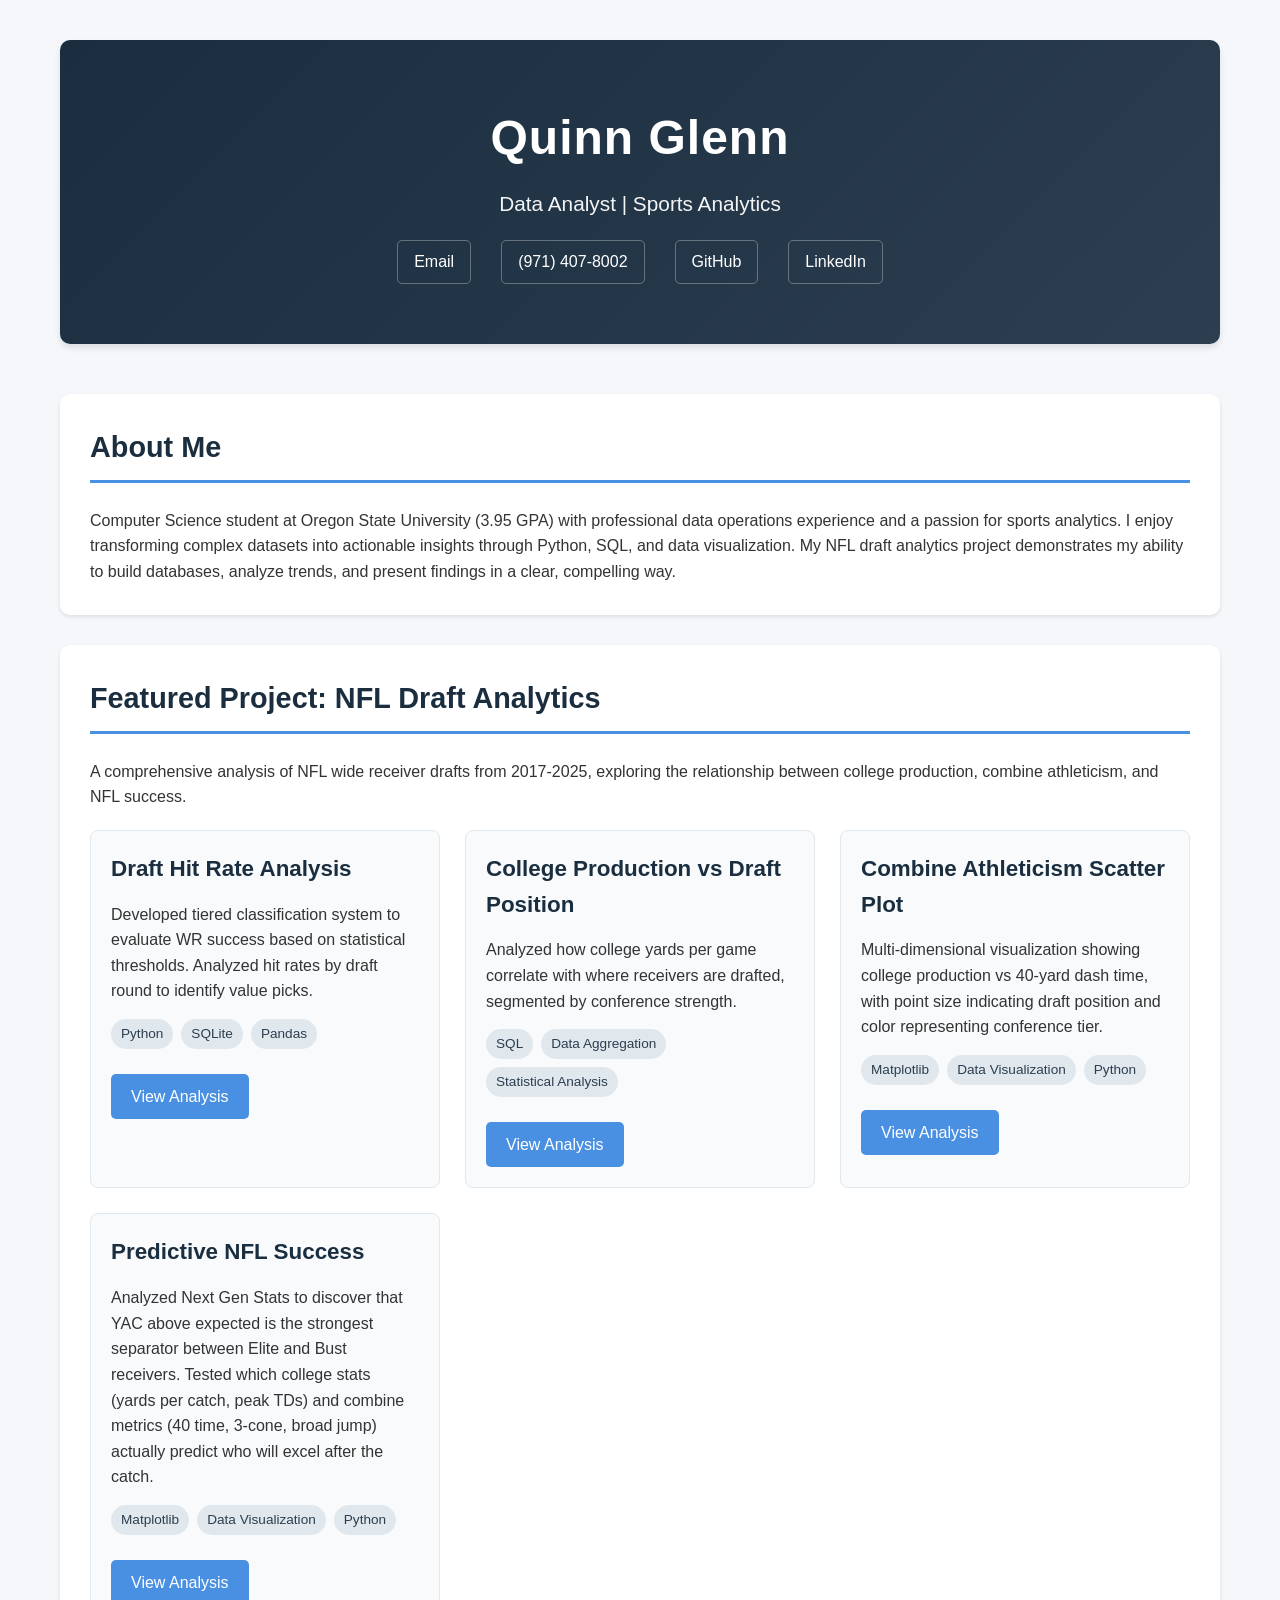
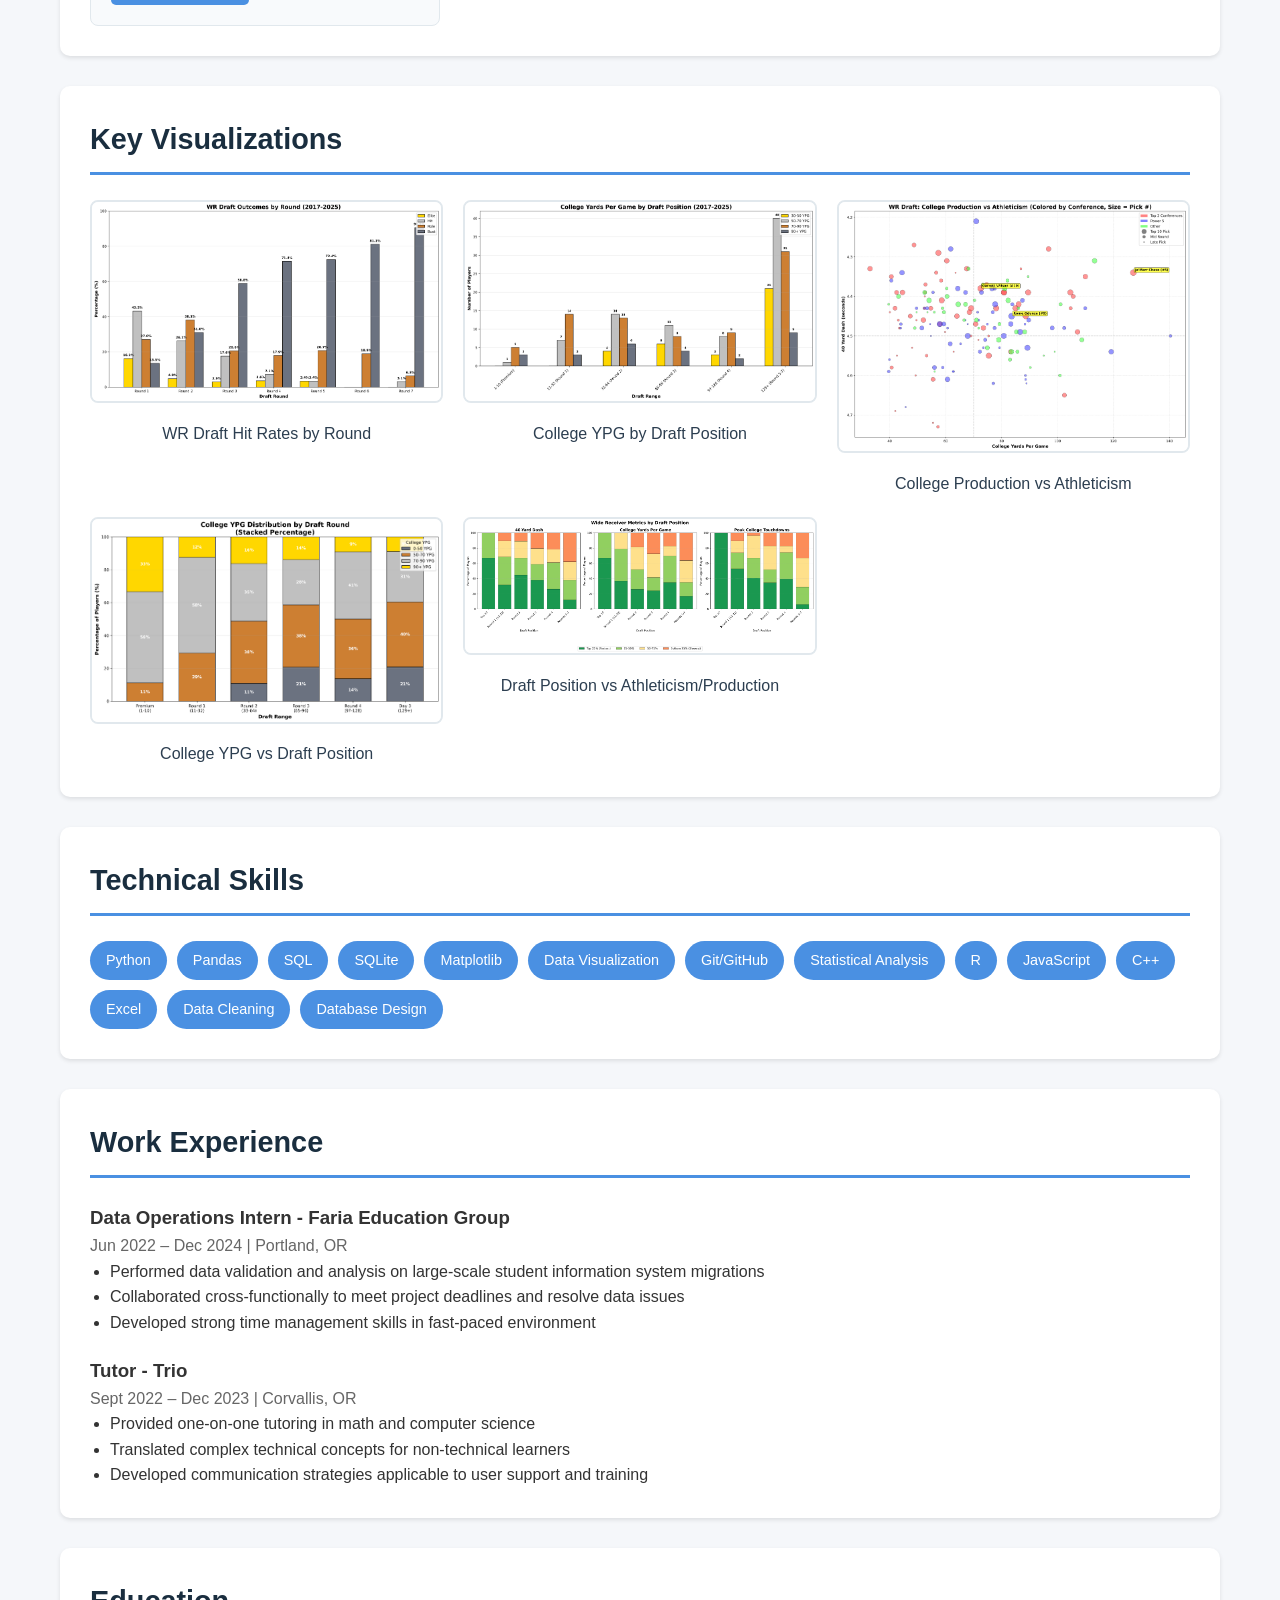
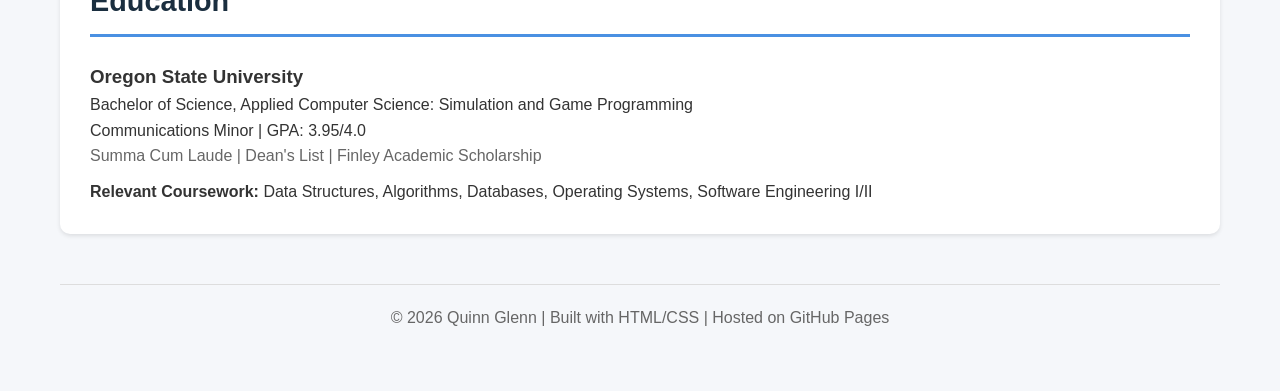
<file: docs/index.html>
<!DOCTYPE html>
<html lang="en">
<head>
    <meta charset="UTF-8">
    <meta name="viewport" content="width=device-width, initial-scale=1.0">
    <title>Quinn Glenn | NFL Draft Analytics Portfolio</title>
    <link rel="stylesheet" href="style.css">
</head>
<body>
    <div class="container">
        <header>
            <h1>Quinn Glenn</h1>
            <div class="subtitle">Data Analyst | Sports Analytics </div>
            <div class="contact-info">
                <a href="mailto:quinngglenn@gmail.com">Email</a>
                <a href="tel:9714078002">(971) 407-8002</a>
                <a href="https://github.com/QuinnG8" target="_blank">GitHub</a>
                <a href="https://www.linkedin.com/in/quinn-glenn-a10a11228/" target="_blank">LinkedIn</a>
            </div>
        </header>

        <section class="section">
            <h2>About Me</h2>
            <p>Computer Science student at Oregon State University (3.95 GPA) with professional data operations experience and a passion for sports analytics. I enjoy transforming complex datasets into actionable insights through Python, SQL, and data visualization. My NFL draft analytics project demonstrates my ability to build databases, analyze trends, and present findings in a clear, compelling way.</p>
        </section>

        <section class="section">
            <h2>Featured Project: NFL Draft Analytics</h2>
            <p>A comprehensive analysis of NFL wide receiver drafts from 2017-2025, exploring the relationship between college production, combine athleticism, and NFL success.</p>
            
            <div class="project-grid">
                <div class="project-card">
                    <h3>Draft Hit Rate Analysis</h3>
                    <p>Developed tiered classification system to evaluate WR success based on statistical thresholds. Analyzed hit rates by draft round to identify value picks.</p>
                    <div class="tech-tags">
                        <span class="tech-tag">Python</span>
                        <span class="tech-tag">SQLite</span>
                        <span class="tech-tag">Pandas</span>
                    </div>
                    <a href="01_draft_hit_rate.html" class="btn">View Analysis</a>
                </div>
                
                <div class="project-card">
                    <h3>College Production vs Draft Position</h3>
                    <p>Analyzed how college yards per game correlate with where receivers are drafted, segmented by conference strength.</p>
                    <div class="tech-tags">
                        <span class="tech-tag">SQL</span>
                        <span class="tech-tag">Data Aggregation</span>
                        <span class="tech-tag">Statistical Analysis</span>
                    </div>
                    <a href="02_college_ypg_analysis.html" class="btn">View Analysis</a>
                </div>
                
                <div class="project-card">
                    <h3>Combine Athleticism Scatter Plot</h3>
                    <p>Multi-dimensional visualization showing college production vs 40-yard dash time, with point size indicating draft position and color representing conference tier.</p>
                    <div class="tech-tags">
                        <span class="tech-tag">Matplotlib</span>
                        <span class="tech-tag">Data Visualization</span>
                        <span class="tech-tag">Python</span>
                    </div>
                    <a href="03_combine_scatter.html" class="btn">View Analysis</a>
                </div>

                <div class="project-card">
                    <h3>Predictive NFL Success</h3>
                    <p>Analyzed Next Gen Stats to discover that YAC above expected is the strongest separator between Elite and Bust receivers. Tested which college stats (yards per catch, peak TDs) and combine metrics (40 time, 3-cone, broad jump) actually predict who will excel after the catch.</p>
                    <div class="tech-tags">
                        <span class="tech-tag">Matplotlib</span>
                        <span class="tech-tag">Data Visualization</span>
                        <span class="tech-tag">Python</span>
                    </div>
                    <a href="04_predictive_NFL_success.html" class="btn">View Analysis</a>
                </div>


            </div>
        </section>

        <section class="section">
            <h2>Key Visualizations</h2>
            <div class="visual-grid">
                <div class="visual-item">
                    <img src="wr_draft_hit_rates.png" alt="WR Draft Hit Rates by Round">
                    <p>WR Draft Hit Rates by Round</p>
                </div>
                <div class="visual-item">
                    <img src="college_ypg_by_draft_range.png" alt="College YPG by Draft Position">
                    <p>College YPG by Draft Position</p>
                </div>
                <div class="visual-item">
                    <img src="wr_draft_scatter_by_pick.png" alt="College Production vs Athleticism">
                    <p>College Production vs Athleticism</p>
                </div>
                <div class="visual-item">
                    <img src="college_ypg_by_draft_range_stacked.png" alt="College YPG vs Draft Position">
                    <p>College YPG vs Draft Position</p>
                </div>
                <div class="visual-item">
                    <img src="wr_metrics_by_draft_position.png" alt="Draft Position vs Athleticism/Production">
                    <p>Draft Position vs Athleticism/Production</p>
                </div>
            </div>
        </section>

        <section class="section">
            <h2>Technical Skills</h2>
            <div class="skills">
                <span class="skill-badge">Python</span>
                <span class="skill-badge">Pandas</span>
                <span class="skill-badge">SQL</span>
                <span class="skill-badge">SQLite</span>
                <span class="skill-badge">Matplotlib</span>
                <span class="skill-badge">Data Visualization</span>
                <span class="skill-badge">Git/GitHub</span>
                <span class="skill-badge">Statistical Analysis</span>
                <span class="skill-badge">R</span>
                <span class="skill-badge">JavaScript</span>
                <span class="skill-badge">C++</span>
                <span class="skill-badge">Excel</span>
                <span class="skill-badge">Data Cleaning</span>
                <span class="skill-badge">Database Design</span>
            </div>
        </section>

        <section class="section">
            <h2>Work Experience</h2>
            <div style="margin-bottom: 20px;">
                <h3>Data Operations Intern - Faria Education Group</h3>
                <p style="color: #666;">Jun 2022 – Dec 2024 | Portland, OR</p>
                <ul style="margin-left: 20px;">
                    <li>Performed data validation and analysis on large-scale student information system migrations</li>
                    <li>Collaborated cross-functionally to meet project deadlines and resolve data issues</li>
                    <li>Developed strong time management skills in fast-paced environment</li>
                </ul>
            </div>
            <div>
                <h3>Tutor - Trio</h3>
                <p style="color: #666;">Sept 2022 – Dec 2023 | Corvallis, OR</p>
                <ul style="margin-left: 20px;">
                    <li>Provided one-on-one tutoring in math and computer science</li>
                    <li>Translated complex technical concepts for non-technical learners</li>
                    <li>Developed communication strategies applicable to user support and training</li>
                </ul>
            </div>
        </section>

        <section class="section">
            <h2>Education</h2>
            <h3>Oregon State University</h3>
            <p>Bachelor of Science, Applied Computer Science: Simulation and Game Programming</p>
            <p>Communications Minor | GPA: 3.95/4.0</p>
            <p style="color: #666;">Summa Cum Laude | Dean's List | Finley Academic Scholarship</p>
            <p style="margin-top: 10px;"><strong>Relevant Coursework:</strong> Data Structures, Algorithms, Databases, Operating Systems, Software Engineering I/II</p>
        </section>

        <footer>
            <p>© 2026 Quinn Glenn | Built with HTML/CSS | Hosted on GitHub Pages</p>
        </footer>
    </div>
</body>
</html>
</file>
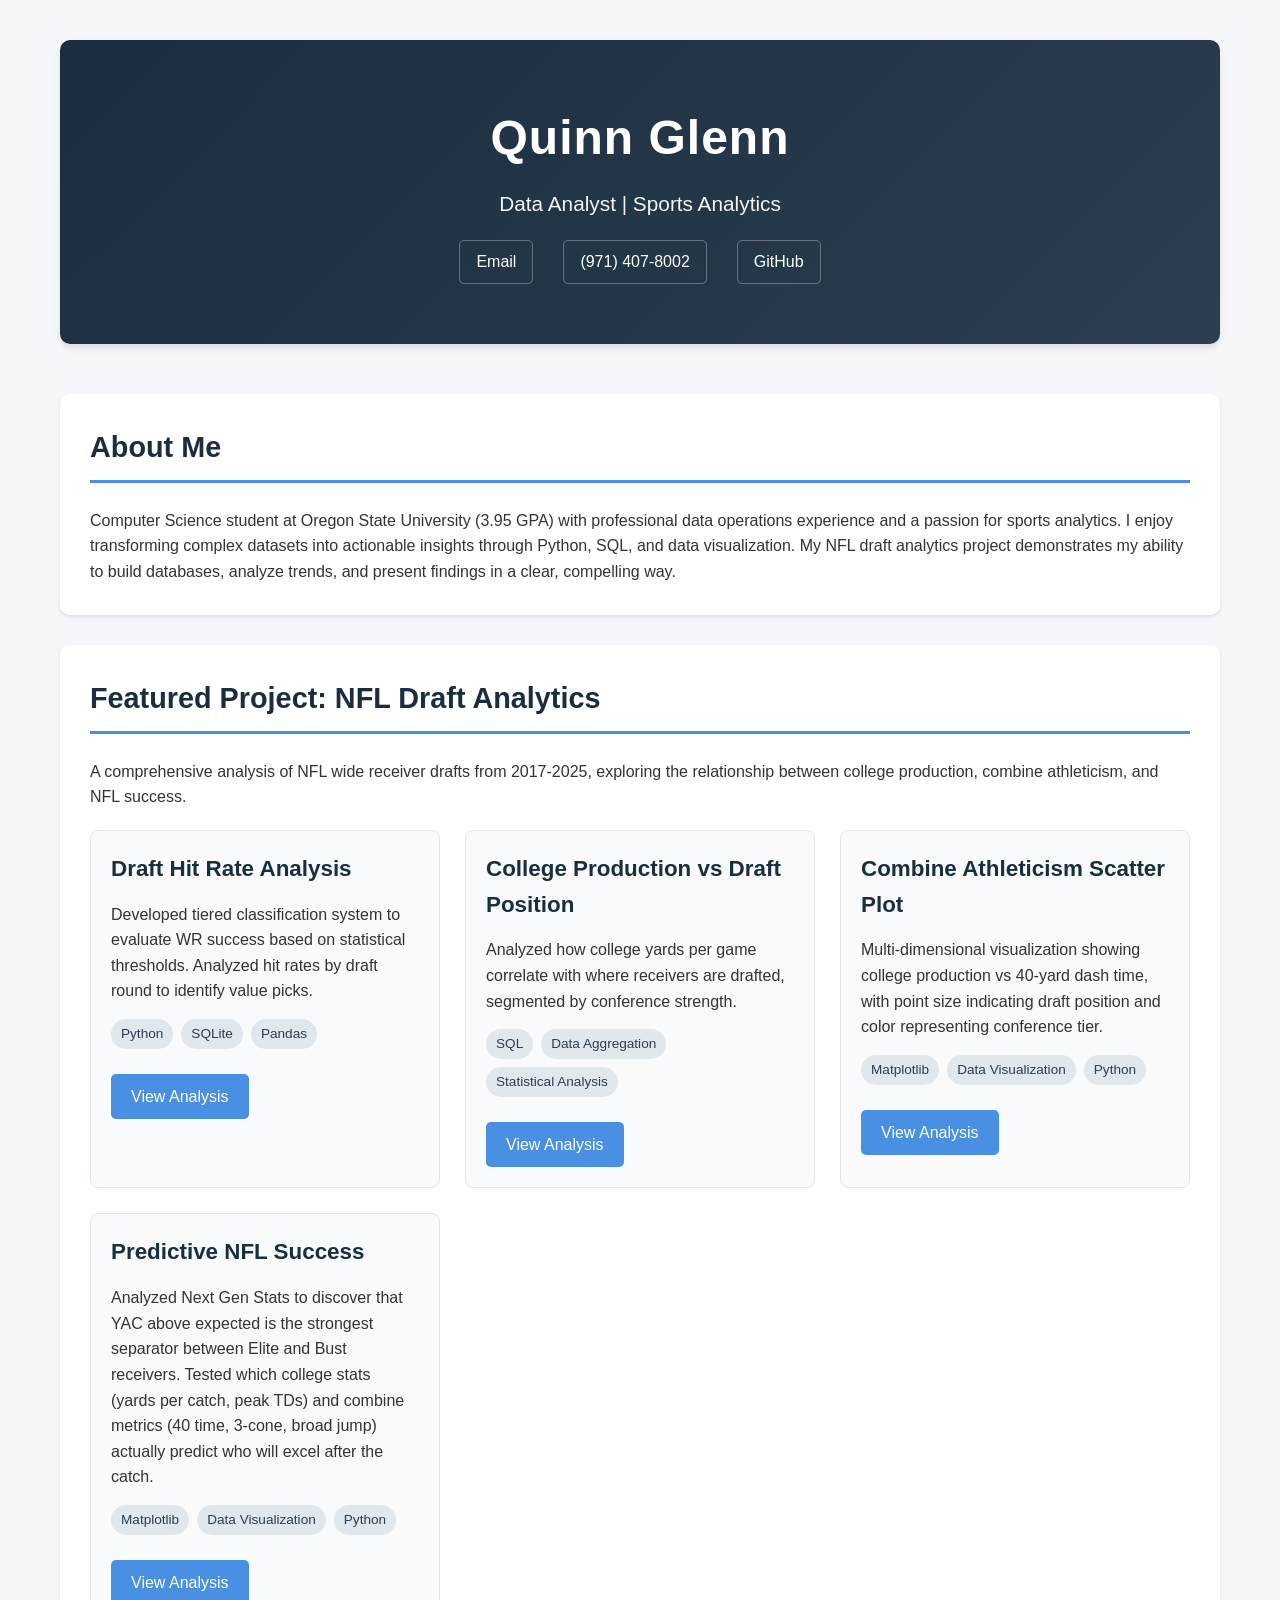
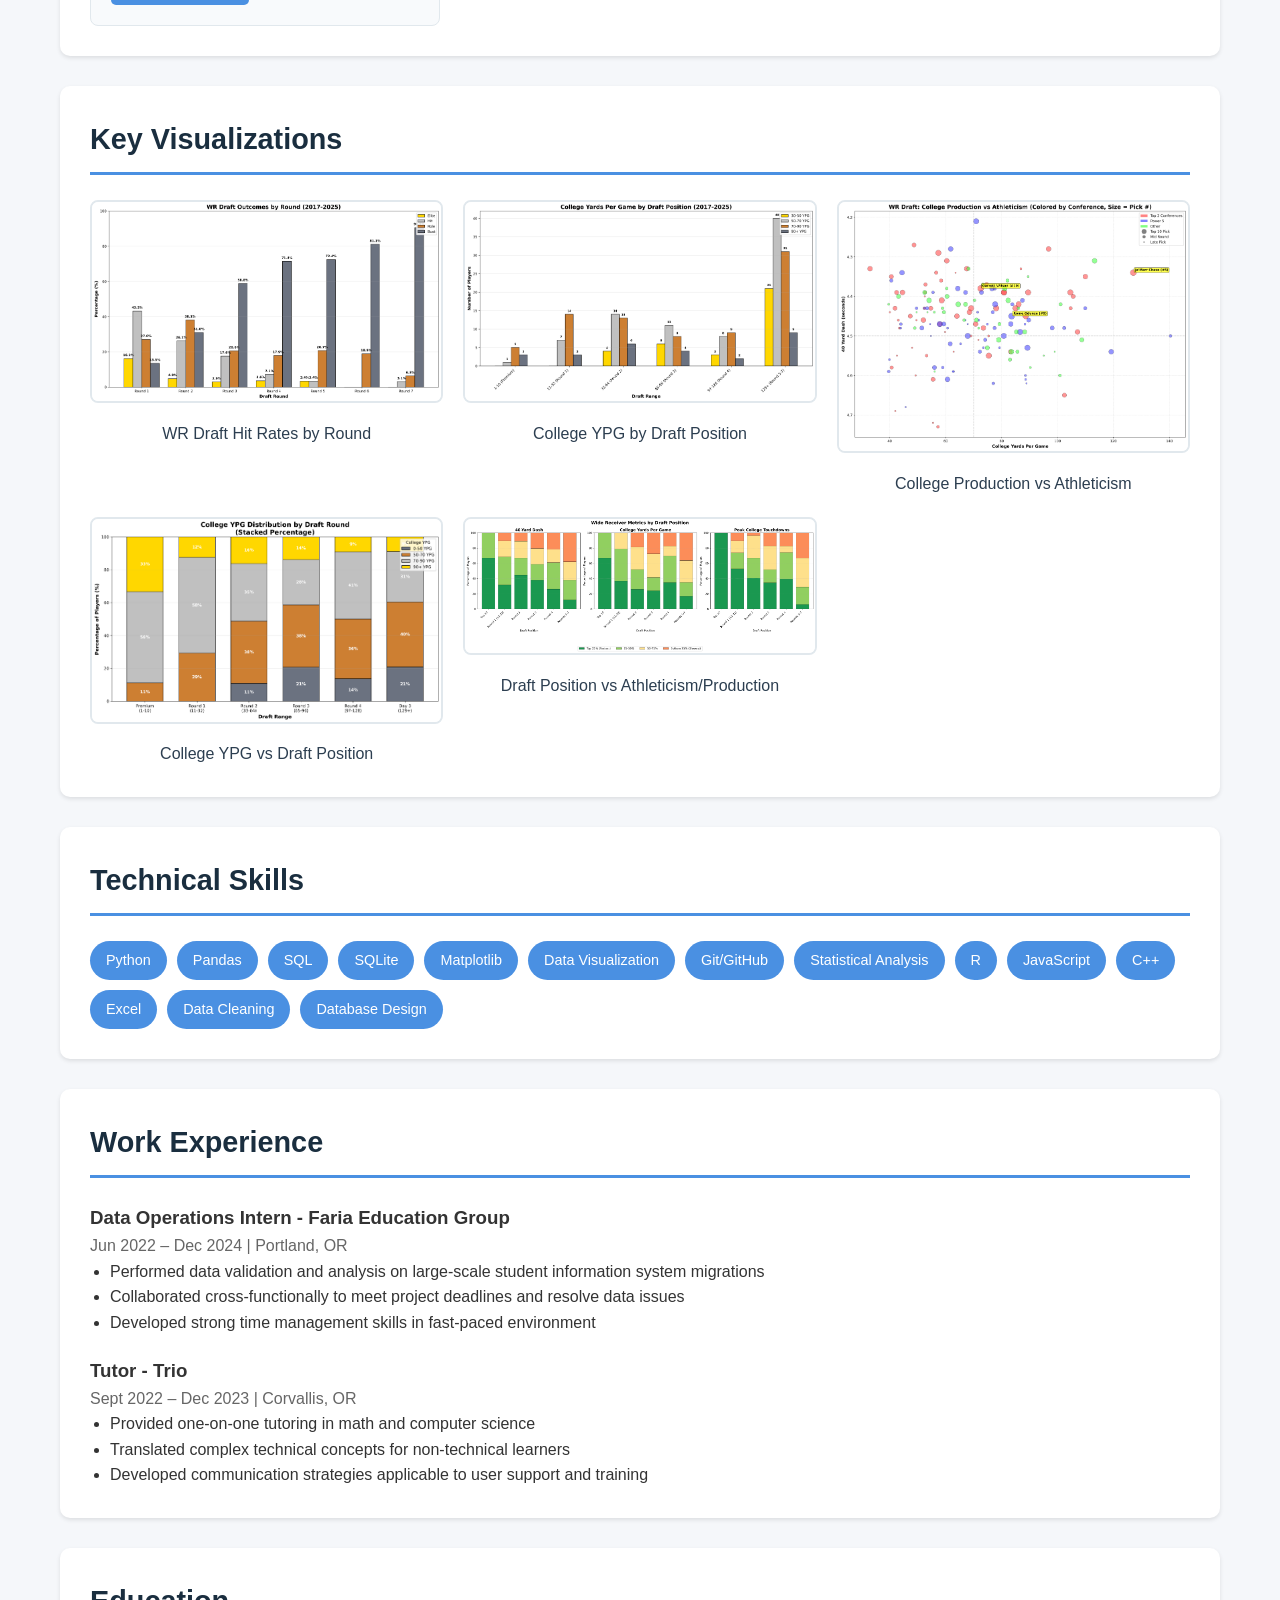
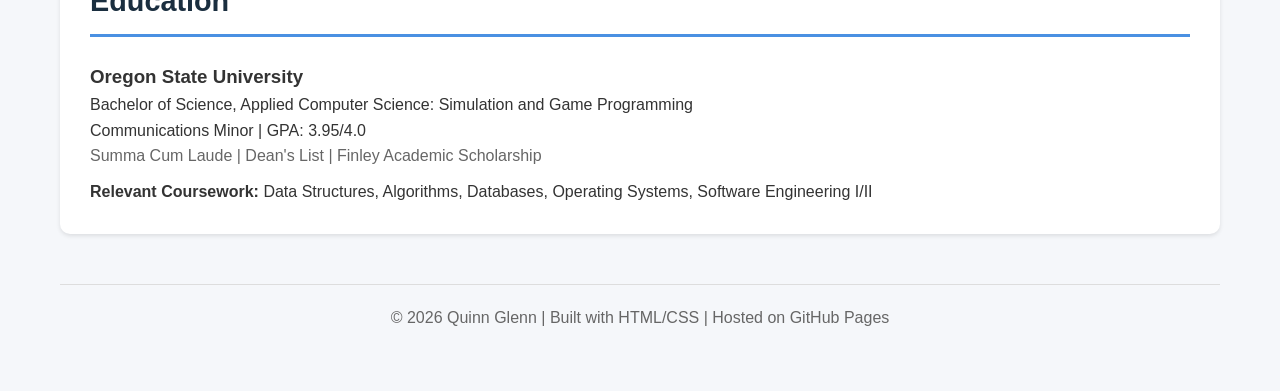
<file: wide_receivers/docs/index.html>
<!DOCTYPE html>
<html lang="en">
<head>
    <meta charset="UTF-8">
    <meta name="viewport" content="width=device-width, initial-scale=1.0">
    <title>Quinn Glenn | NFL Draft Analytics Portfolio</title>
    <link rel="stylesheet" href="style.css">
</head>
<body>
    <div class="container">
        <header>
            <h1>Quinn Glenn</h1>
            <div class="subtitle">Data Analyst | Sports Analytics </div>
            <div class="contact-info">
                <a href="mailto:quinngglenn@gmail.com">Email</a>
                <a href="tel:9714078002">(971) 407-8002</a>
                <a href="https://github.com/QuinnG8" target="_blank">GitHub</a>
                <!--<a href="https://quinng8.github.io/nfl-draft-analytics/" target="_blank">Portfolio</a>-->
            </div>
        </header>

        <section class="section">
            <h2>About Me</h2>
            <p>Computer Science student at Oregon State University (3.95 GPA) with professional data operations experience and a passion for sports analytics. I enjoy transforming complex datasets into actionable insights through Python, SQL, and data visualization. My NFL draft analytics project demonstrates my ability to build databases, analyze trends, and present findings in a clear, compelling way.</p>
        </section>

        <section class="section">
            <h2>Featured Project: NFL Draft Analytics</h2>
            <p>A comprehensive analysis of NFL wide receiver drafts from 2017-2025, exploring the relationship between college production, combine athleticism, and NFL success.</p>
            
            <div class="project-grid">
                <div class="project-card">
                    <h3>Draft Hit Rate Analysis</h3>
                    <p>Developed tiered classification system to evaluate WR success based on statistical thresholds. Analyzed hit rates by draft round to identify value picks.</p>
                    <div class="tech-tags">
                        <span class="tech-tag">Python</span>
                        <span class="tech-tag">SQLite</span>
                        <span class="tech-tag">Pandas</span>
                    </div>
                    <a href="01_draft_hit_rate.html" class="btn">View Analysis</a>
                </div>
                
                <div class="project-card">
                    <h3>College Production vs Draft Position</h3>
                    <p>Analyzed how college yards per game correlate with where receivers are drafted, segmented by conference strength.</p>
                    <div class="tech-tags">
                        <span class="tech-tag">SQL</span>
                        <span class="tech-tag">Data Aggregation</span>
                        <span class="tech-tag">Statistical Analysis</span>
                    </div>
                    <a href="02_college_ypg_analysis.html" class="btn">View Analysis</a>
                </div>
                
                <div class="project-card">
                    <h3>Combine Athleticism Scatter Plot</h3>
                    <p>Multi-dimensional visualization showing college production vs 40-yard dash time, with point size indicating draft position and color representing conference tier.</p>
                    <div class="tech-tags">
                        <span class="tech-tag">Matplotlib</span>
                        <span class="tech-tag">Data Visualization</span>
                        <span class="tech-tag">Python</span>
                    </div>
                    <a href="03_combine_scatter.html" class="btn">View Analysis</a>
                </div>

                <div class="project-card">
                    <h3>Predictive NFL Success</h3>
                    <p>Analyzed Next Gen Stats to discover that YAC above expected is the strongest separator between Elite and Bust receivers. Tested which college stats (yards per catch, peak TDs) and combine metrics (40 time, 3-cone, broad jump) actually predict who will excel after the catch.</p>
                    <div class="tech-tags">
                        <span class="tech-tag">Matplotlib</span>
                        <span class="tech-tag">Data Visualization</span>
                        <span class="tech-tag">Python</span>
                    </div>
                    <a href="04_predictive_NFL_success.html" class="btn">View Analysis</a>
                </div>


            </div>
        </section>

        <section class="section">
            <h2>Key Visualizations</h2>
            <div class="visual-grid">
                <div class="visual-item">
                    <img src="wr_draft_hit_rates.png" alt="WR Draft Hit Rates by Round">
                    <p>WR Draft Hit Rates by Round</p>
                </div>
                <div class="visual-item">
                    <img src="college_ypg_by_draft_range.png" alt="College YPG by Draft Position">
                    <p>College YPG by Draft Position</p>
                </div>
                <div class="visual-item">
                    <img src="wr_draft_scatter_by_pick.png" alt="College Production vs Athleticism">
                    <p>College Production vs Athleticism</p>
                </div>
                <div class="visual-item">
                    <img src="college_ypg_by_draft_range_stacked.png" alt="College YPG vs Draft Position">
                    <p>College YPG vs Draft Position</p>
                </div>
                <div class="visual-item">
                    <img src="wr_metrics_by_draft_position.png" alt="Draft Position vs Athleticism/Production">
                    <p>Draft Position vs Athleticism/Production</p>
                </div>
            </div>
        </section>

        <section class="section">
            <h2>Technical Skills</h2>
            <div class="skills">
                <span class="skill-badge">Python</span>
                <span class="skill-badge">Pandas</span>
                <span class="skill-badge">SQL</span>
                <span class="skill-badge">SQLite</span>
                <span class="skill-badge">Matplotlib</span>
                <span class="skill-badge">Data Visualization</span>
                <span class="skill-badge">Git/GitHub</span>
                <span class="skill-badge">Statistical Analysis</span>
                <span class="skill-badge">R</span>
                <span class="skill-badge">JavaScript</span>
                <span class="skill-badge">C++</span>
                <span class="skill-badge">Excel</span>
                <span class="skill-badge">Data Cleaning</span>
                <span class="skill-badge">Database Design</span>
            </div>
        </section>

        <section class="section">
            <h2>Work Experience</h2>
            <div style="margin-bottom: 20px;">
                <h3>Data Operations Intern - Faria Education Group</h3>
                <p style="color: #666;">Jun 2022 – Dec 2024 | Portland, OR</p>
                <ul style="margin-left: 20px;">
                    <li>Performed data validation and analysis on large-scale student information system migrations</li>
                    <li>Collaborated cross-functionally to meet project deadlines and resolve data issues</li>
                    <li>Developed strong time management skills in fast-paced environment</li>
                </ul>
            </div>
            <div>
                <h3>Tutor - Trio</h3>
                <p style="color: #666;">Sept 2022 – Dec 2023 | Corvallis, OR</p>
                <ul style="margin-left: 20px;">
                    <li>Provided one-on-one tutoring in math and computer science</li>
                    <li>Translated complex technical concepts for non-technical learners</li>
                    <li>Developed communication strategies applicable to user support and training</li>
                </ul>
            </div>
        </section>

        <section class="section">
            <h2>Education</h2>
            <h3>Oregon State University</h3>
            <p>Bachelor of Science, Applied Computer Science: Simulation and Game Programming</p>
            <p>Communications Minor | GPA: 3.95/4.0</p>
            <p style="color: #666;">Summa Cum Laude | Dean's List | Finley Academic Scholarship</p>
            <p style="margin-top: 10px;"><strong>Relevant Coursework:</strong> Data Structures, Algorithms, Databases, Operating Systems, Software Engineering I/II</p>
        </section>

        <footer>
            <p>© 2026 Quinn Glenn | Built with HTML/CSS | Hosted on GitHub Pages</p>
        </footer>
    </div>
</body>
</html>
</file>
<file: docs/style.css>
/* docs/style.css */

* {
    margin: 0;
    padding: 0;
    box-sizing: border-box;
}

body {
    font-family: -apple-system, BlinkMacSystemFont, 'Segoe UI', Roboto, Oxygen, Ubuntu, Cantarell, sans-serif;
    line-height: 1.6;
    color: #333;
    background-color: #f5f7fa;
}

.container {
    max-width: 1200px;
    margin: 0 auto;
    padding: 40px 20px;
}

/* Header */
header {
    text-align: center;
    margin-bottom: 50px;
    background: linear-gradient(135deg, #1a2e3f, #2c3e50);
    color: white;
    padding: 60px 20px;
    border-radius: 10px;
    box-shadow: 0 4px 6px rgba(0,0,0,0.1);
}

h1 {
    font-size: 3em;
    margin-bottom: 10px;
    letter-spacing: 1px;
}

.subtitle {
    font-size: 1.3em;
    opacity: 0.95;
    margin-bottom: 20px;
}

.contact-info {
    display: flex;
    justify-content: center;
    gap: 30px;
    flex-wrap: wrap;
    margin-top: 20px;
}

.contact-info a {
    color: white;
    text-decoration: none;
    padding: 8px 16px;
    border: 1px solid rgba(255,255,255,0.3);
    border-radius: 5px;
    transition: all 0.3s;
}

.contact-info a:hover {
    background: white;
    color: #1a2e3f;
    border-color: white;
}

/* Sections */
.section {
    background: white;
    border-radius: 10px;
    padding: 30px;
    margin-bottom: 30px;
    box-shadow: 0 2px 4px rgba(0,0,0,0.1);
}

h2 {
    color: #1a2e3f;
    border-bottom: 3px solid #4a90e2;
    padding-bottom: 10px;
    margin-bottom: 25px;
    font-size: 1.8em;
}

/* Project Cards */
.project-grid {
    display: grid;
    grid-template-columns: repeat(auto-fit, minmax(350px, 1fr));
    gap: 25px;
    margin-top: 20px;
}

.project-card {
    background: #f8fafc;
    border-radius: 8px;
    padding: 20px;
    transition: transform 0.3s, box-shadow 0.3s;
    border: 1px solid #e1e8ed;
}

.project-card:hover {
    transform: translateY(-5px);
    box-shadow: 0 6px 12px rgba(0,0,0,0.1);
}

.project-card h3 {
    color: #1a2e3f;
    margin-bottom: 15px;
    font-size: 1.4em;
}

/* Tech Tags */
.tech-tags {
    display: flex;
    flex-wrap: wrap;
    gap: 8px;
    margin: 15px 0;
}

.tech-tag {
    background: #e1e8ed;
    padding: 4px 10px;
    border-radius: 15px;
    font-size: 0.85em;
    color: #2c3e50;
}

/* Buttons */
.btn {
    display: inline-block;
    background: #4a90e2;
    color: white;
    padding: 10px 20px;
    text-decoration: none;
    border-radius: 5px;
    transition: background 0.3s;
    margin-top: 10px;
}

.btn:hover {
    background: #357abd;
}

/* Visual Grid */
.visual-grid {
    display: grid;
    grid-template-columns: repeat(auto-fit, minmax(300px, 1fr));
    gap: 20px;
    margin-top: 20px;
}

.visual-item {
    text-align: center;
}

.visual-item img {
    max-width: 100%;
    border-radius: 8px;
    border: 2px solid #e1e8ed;
    transition: transform 0.3s;
}

.visual-item img:hover {
    transform: scale(1.02);
}

.visual-item p {
    margin-top: 10px;
    font-weight: 500;
    color: #2c3e50;
}

/* Skills */
.skills {
    display: flex;
    flex-wrap: wrap;
    gap: 10px;
}

.skill-badge {
    background: #4a90e2;
    color: white;
    padding: 8px 16px;
    border-radius: 20px;
    font-size: 0.9em;
    font-weight: 500;
}

/* Footer */
footer {
    text-align: center;
    margin-top: 50px;
    padding: 20px;
    color: #666;
    border-top: 1px solid #ddd;
}

/* Responsive */
@media (max-width: 768px) {
    h1 { font-size: 2.2em; }
    .contact-info { flex-direction: column; align-items: center; }
    .project-grid { grid-template-columns: 1fr; }
}
</file>
<file: wide_receivers/docs/style.css>
/* docs/style.css */

* {
    margin: 0;
    padding: 0;
    box-sizing: border-box;
}

body {
    font-family: -apple-system, BlinkMacSystemFont, 'Segoe UI', Roboto, Oxygen, Ubuntu, Cantarell, sans-serif;
    line-height: 1.6;
    color: #333;
    background-color: #f5f7fa;
}

.container {
    max-width: 1200px;
    margin: 0 auto;
    padding: 40px 20px;
}

/* Header */
header {
    text-align: center;
    margin-bottom: 50px;
    background: linear-gradient(135deg, #1a2e3f, #2c3e50);
    color: white;
    padding: 60px 20px;
    border-radius: 10px;
    box-shadow: 0 4px 6px rgba(0,0,0,0.1);
}

h1 {
    font-size: 3em;
    margin-bottom: 10px;
    letter-spacing: 1px;
}

.subtitle {
    font-size: 1.3em;
    opacity: 0.95;
    margin-bottom: 20px;
}

.contact-info {
    display: flex;
    justify-content: center;
    gap: 30px;
    flex-wrap: wrap;
    margin-top: 20px;
}

.contact-info a {
    color: white;
    text-decoration: none;
    padding: 8px 16px;
    border: 1px solid rgba(255,255,255,0.3);
    border-radius: 5px;
    transition: all 0.3s;
}

.contact-info a:hover {
    background: white;
    color: #1a2e3f;
    border-color: white;
}

/* Sections */
.section {
    background: white;
    border-radius: 10px;
    padding: 30px;
    margin-bottom: 30px;
    box-shadow: 0 2px 4px rgba(0,0,0,0.1);
}

h2 {
    color: #1a2e3f;
    border-bottom: 3px solid #4a90e2;
    padding-bottom: 10px;
    margin-bottom: 25px;
    font-size: 1.8em;
}

/* Project Cards */
.project-grid {
    display: grid;
    grid-template-columns: repeat(auto-fit, minmax(350px, 1fr));
    gap: 25px;
    margin-top: 20px;
}

.project-card {
    background: #f8fafc;
    border-radius: 8px;
    padding: 20px;
    transition: transform 0.3s, box-shadow 0.3s;
    border: 1px solid #e1e8ed;
}

.project-card:hover {
    transform: translateY(-5px);
    box-shadow: 0 6px 12px rgba(0,0,0,0.1);
}

.project-card h3 {
    color: #1a2e3f;
    margin-bottom: 15px;
    font-size: 1.4em;
}

/* Tech Tags */
.tech-tags {
    display: flex;
    flex-wrap: wrap;
    gap: 8px;
    margin: 15px 0;
}

.tech-tag {
    background: #e1e8ed;
    padding: 4px 10px;
    border-radius: 15px;
    font-size: 0.85em;
    color: #2c3e50;
}

/* Buttons */
.btn {
    display: inline-block;
    background: #4a90e2;
    color: white;
    padding: 10px 20px;
    text-decoration: none;
    border-radius: 5px;
    transition: background 0.3s;
    margin-top: 10px;
}

.btn:hover {
    background: #357abd;
}

/* Visual Grid */
.visual-grid {
    display: grid;
    grid-template-columns: repeat(auto-fit, minmax(300px, 1fr));
    gap: 20px;
    margin-top: 20px;
}

.visual-item {
    text-align: center;
}

.visual-item img {
    max-width: 100%;
    border-radius: 8px;
    border: 2px solid #e1e8ed;
    transition: transform 0.3s;
}

.visual-item img:hover {
    transform: scale(1.02);
}

.visual-item p {
    margin-top: 10px;
    font-weight: 500;
    color: #2c3e50;
}

/* Skills */
.skills {
    display: flex;
    flex-wrap: wrap;
    gap: 10px;
}

.skill-badge {
    background: #4a90e2;
    color: white;
    padding: 8px 16px;
    border-radius: 20px;
    font-size: 0.9em;
    font-weight: 500;
}

/* Footer */
footer {
    text-align: center;
    margin-top: 50px;
    padding: 20px;
    color: #666;
    border-top: 1px solid #ddd;
}

/* Responsive */
@media (max-width: 768px) {
    h1 { font-size: 2.2em; }
    .contact-info { flex-direction: column; align-items: center; }
    .project-grid { grid-template-columns: 1fr; }
}
</file>
